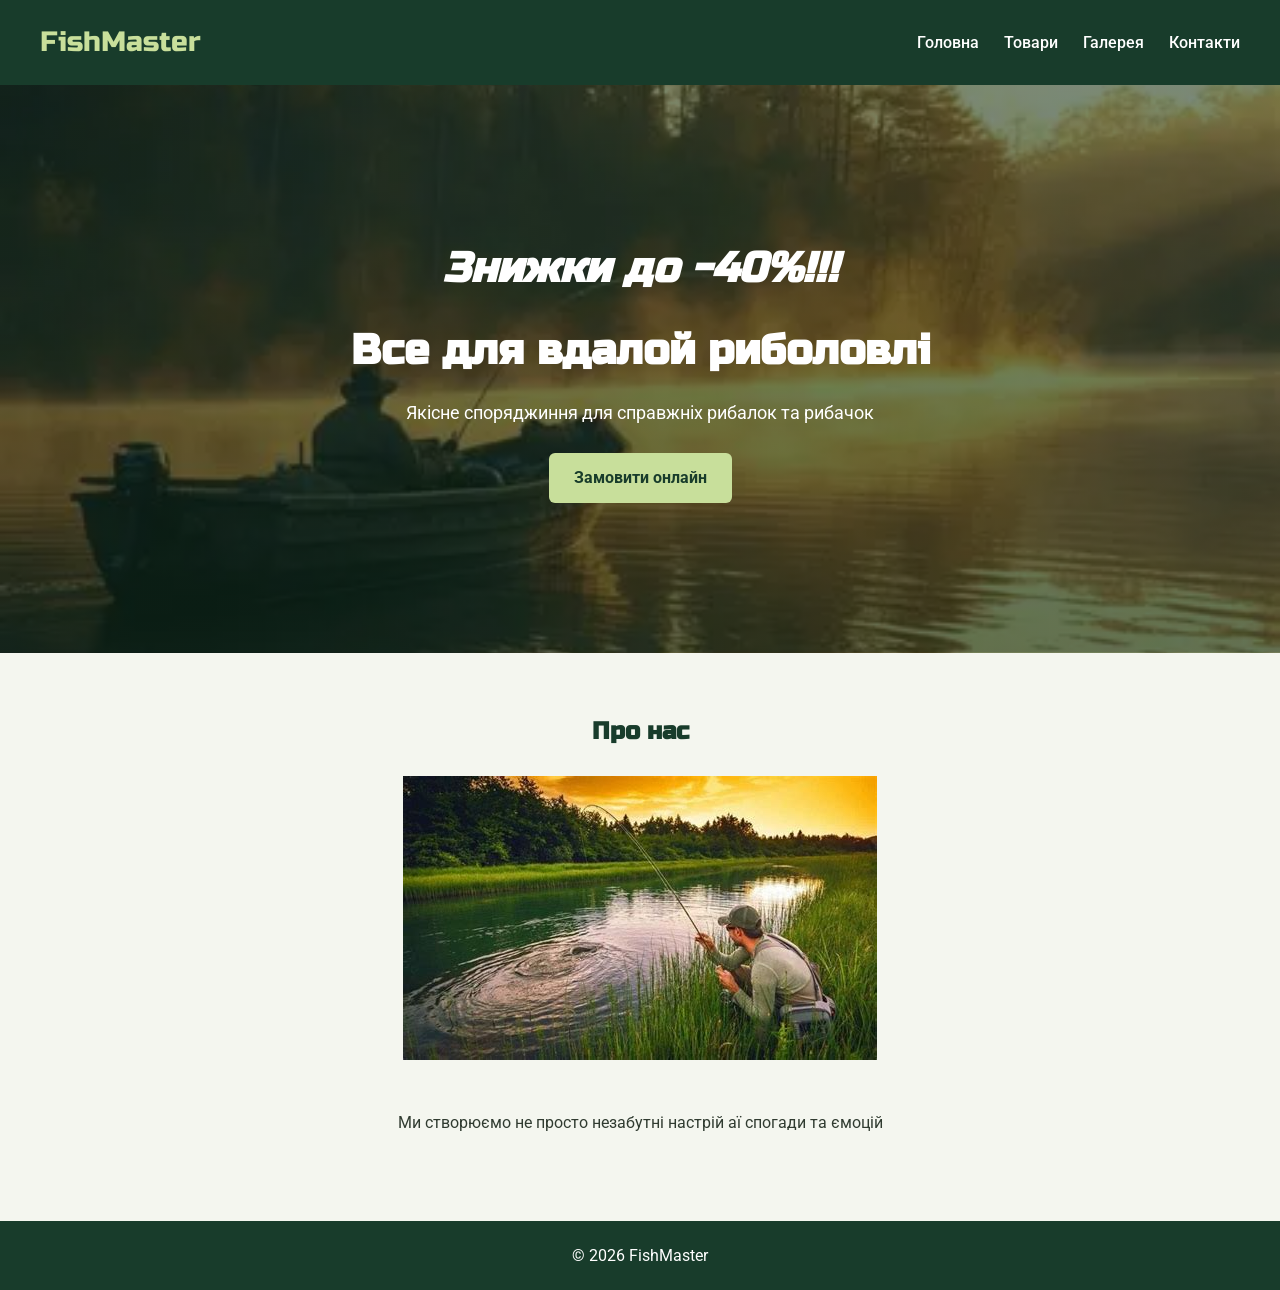
<file: index.html>
<!DOCTYPE html>
<html lang="uk">

<head>
    <meta charset="UTF-8">
    <title>FishMaster — магазин для риболовлі</title>
    <link rel="stylesheet" href="style.css">
</head>

<body>

    <header>
        <div class="logo">FishMaster
        </div>

        <nav>
            <a href="index.html">Головна</a>
            <a href="products.html">Товари</a>
            <a href="gallery.html">Галерея</a>
            <a href="form.html">Контакти</a>
        </nav>
    </header>

    <section class="hero">
        <h1><i>Знижки до -40%!!!</i></h1>
        <h1>Все для вдалой риболовлі</h1>
        <p>Якісне споряджиння для справжніх рибалок та рибачок</p>
        <a href="form.html" class="btn">Замовити онлайн</a>
    </section>

    <main>
        <h2>Про нас</h2>
       <div class="main-img"><img src="риболовля з берега.jpg" ></div> 
        <p>Ми створюємо не просто незабутні настрій аї спогади та ємоцій</p>
    </main>

    <footer>
        <p>© 2026 FishMaster</p>
    </footer>

</body>

</html>
</file>
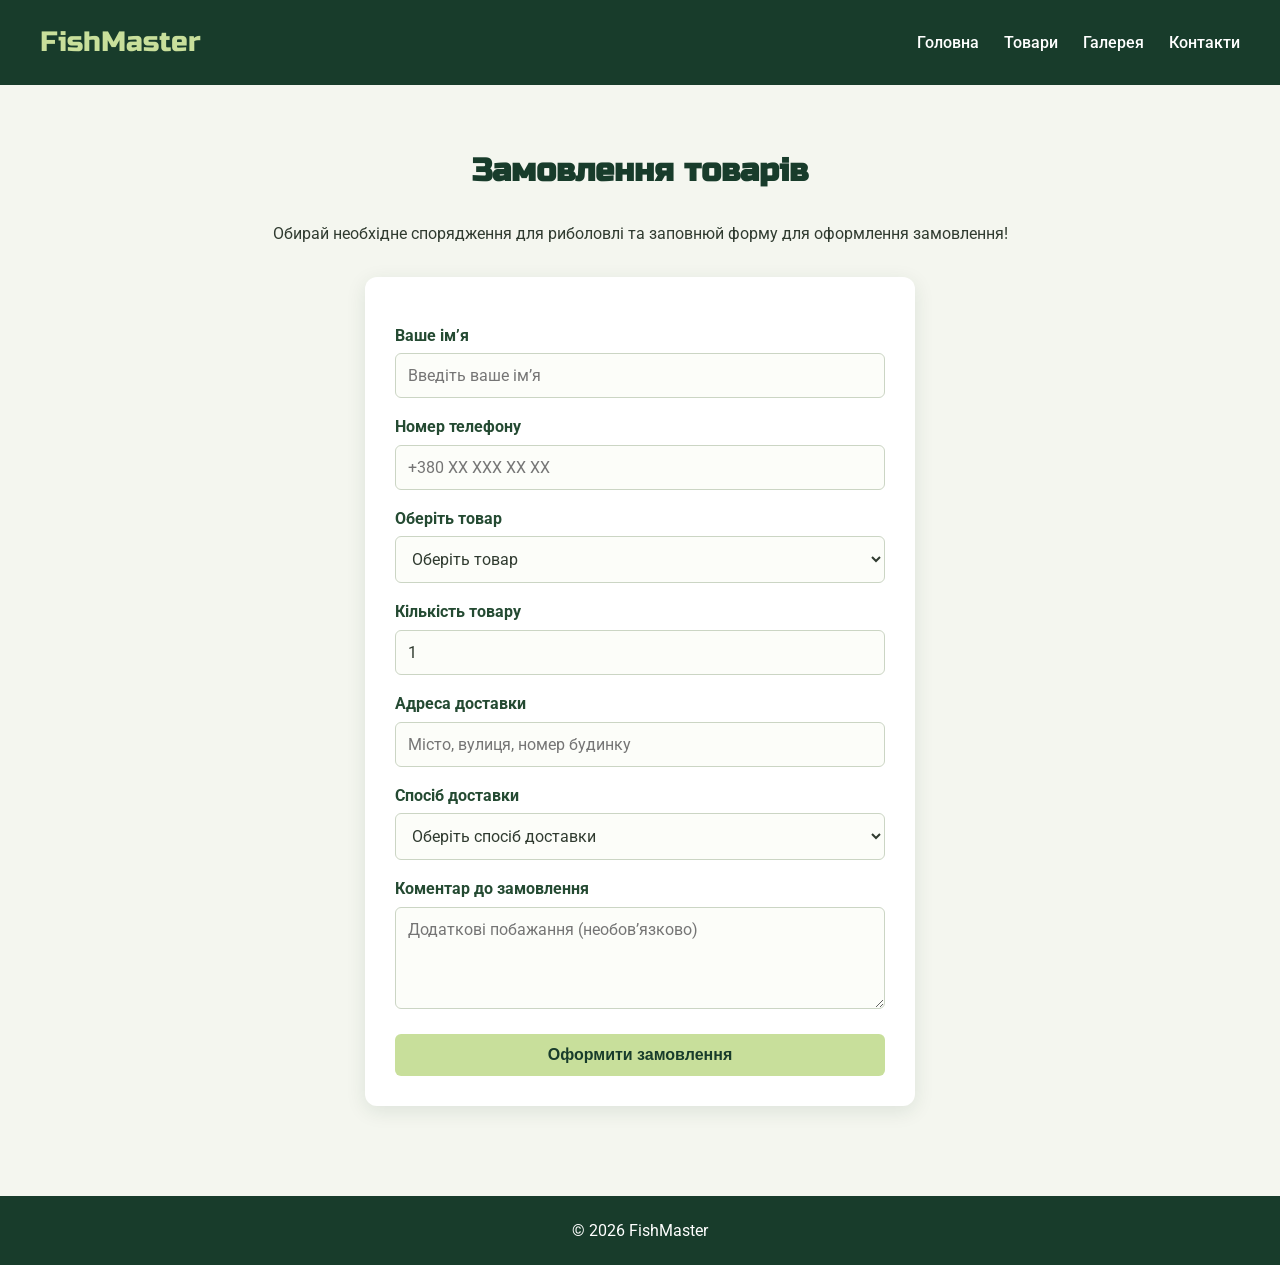
<file: form.html>
<!DOCTYPE html>
<html lang="uk">

<head>
    <meta charset="UTF-8">
    <meta name="viewport" content="width=device-width, initial-scale=1.0">
    <title>Замовлення товарів | FishMaster</title>
    <link rel="stylesheet" href="style.css">
</head>

<body>

    <header>
        <div class="logo">FishMaster</div>

        <nav>
            <a href="index.html">Головна</a>
            <a href="products.html">Товари</a>
            <a href="gallery.html">Галерея</a>
            <a href="form.html">Контакти</a>
        </nav>
    </header>

    <main>
        <h1>Замовлення товарів</h1>

        <p>
            Обирай необхідне спорядження для риболовлі
            та заповнюй форму для оформлення замовлення!
        </p>

        <form class="booking-form">

            <label for="name">Ваше ім’я</label>
            <input
                type="text"
                id="name"
                name="name"
                placeholder="Введіть ваше ім’я"
                required
            >

            <label for="phone">Номер телефону</label>
            <input
                type="tel"
                id="phone"
                name="phone"
                placeholder="+380 XX XXX XX XX"
                required
            >

            <label for="product">Оберіть товар</label>
            <select id="product" name="product" required>

                <option value="">Оберіть товар</option>

                <optgroup label="Вудки та спінінги">
                    <option value="Телескопічна вудка">Телескопічна вудка від 450 грн</option>
                    <option value="Спінінг для хижої риби">Спінінг для хижої риби від 850 грн</option>
                    <option value="Фідерне вудилище">Фідерне вудилище від 720 грн</option>
                    <option value="Карпові вудлища">Карпові вудлища від 1000 грн</option>
                </optgroup>

                <optgroup label="Котушки">
                    <option value="Безінерційна котушка">Безінерційна котушка від 550 грн</option>
                    <option value="Коропові катушки">Коропові катушки від 750 грн</option>
                    <option value="Фідерні катушки">Фідерні катушки від 669 грн</option>
                </optgroup>

                <optgroup label="Волосінь та шнур">
                    <option value="Рибальська волосінь">Рибальська волосінь від 120 грн</option>
                    <option value="Плетений шнур 4x">Плетений шнур 4x від 280 грн</option>
                    <option value="Плетений шнур 8x">Плетений шнур 8x від 480 грн</option>
                </optgroup>

                <optgroup label="Приманки та наживки">
                    <option value="Набір силіконових приманок">Набір силіконових приманок від 150 грн</option>
                    <option value="Коливальні блешні">Коливальні блешні від 90 грн</option>
                    <option value="Воблер для спінінга">Воблер для спінінга від 180 грн</option>
                    <option value="Пількер">Пількер від 200 грн</option>
                    <option value="Овсетні гачки">Овсетні гачки від 50 грн</option>
                </optgroup>

                <optgroup label="Аксесуари для риболовлі">
                    <option value="Рибальський садок">Рибальський садок від 200 грн</option>
                    <option value="Коробка для снастей">Коробка для снастей від 250 грн</option>
                    <option value="Складаний стілець">Складаний стілець від 600 грн</option>
                    <option value="Рюкзак">Рюкзак від 950 грн</option>
                </optgroup>

            </select>

            <label for="quantity">Кількість товару</label>
            <input
                type="number"
                id="quantity"
                name="quantity"
                min="1"
                max="100"
                value="1"
                required
            >

            <label for="address">Адреса доставки</label>
            <input
                type="text"
                
placeholder="Місто, вулиця, номер будинку"
                required
            >

            <label for="delivery">Спосіб доставки</label>
            <select id="delivery" name="delivery" required>
                <option value="">Оберіть спосіб доставки</option>
                <option value="Нова пошта">Нова пошта</option>
                <option value="Укрпошта">Укрпошта</option>
                <option value="Самовивіз">Самовивіз</option>
            </select>

            <label for="comment">Коментар до замовлення</label>
            <textarea
                id="comment"
                name="comment"
                placeholder="Додаткові побажання (необов’язково)"
                rows="4"
            ></textarea>

            <button type="submit" class="btn">
                Оформити замовлення
            </button>

        </form>
    </main>

    <footer>
        <p>© 2026 FishMaster</p>
    </footer>

</body>

</html>
</file>
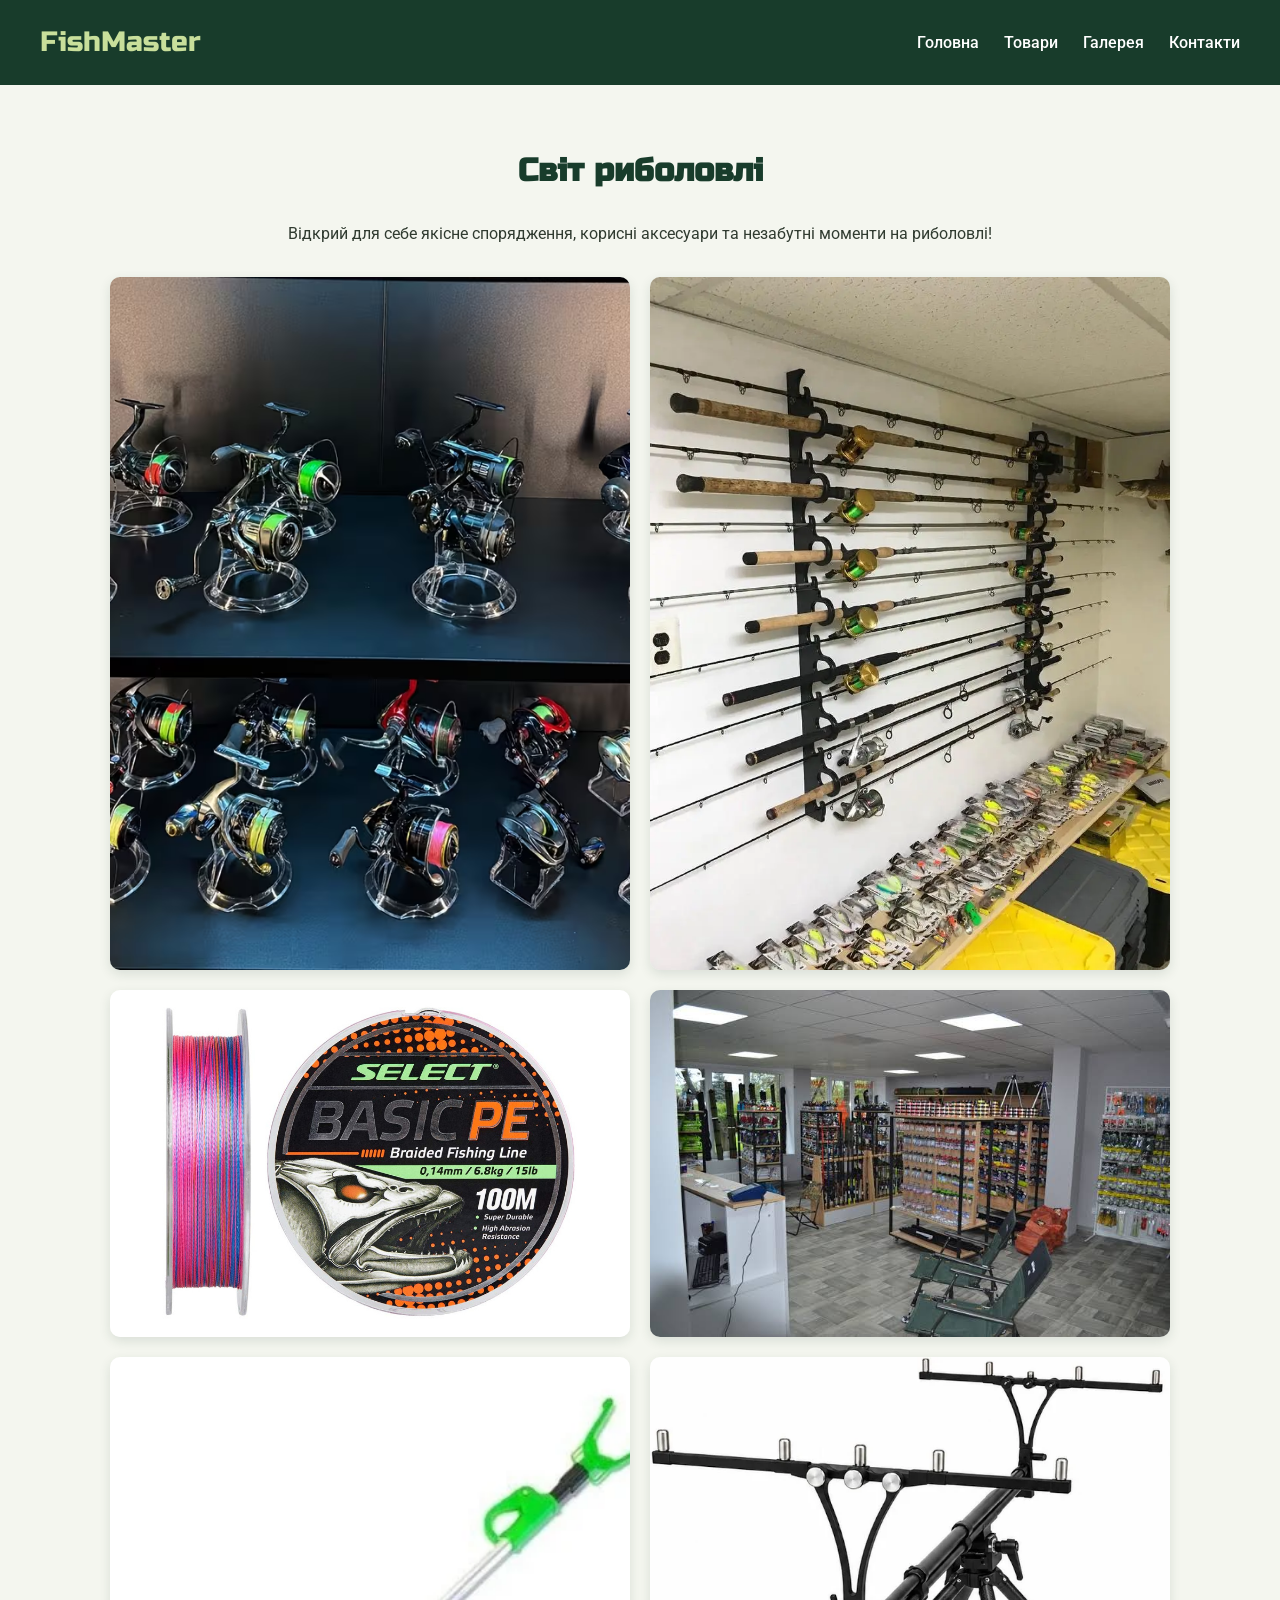
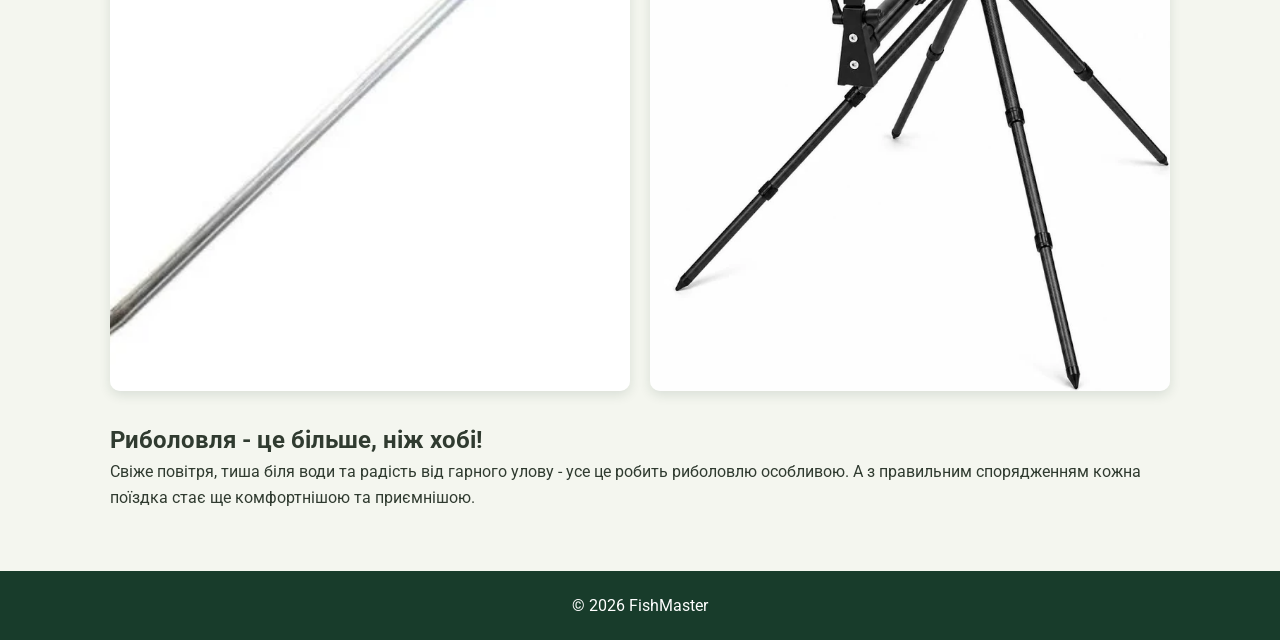
<file: gallery.html>
<!DOCTYPE html>
<html lang="uk">

<head>
    <meta charset="UTF-8">
    <meta name="viewport" content="width=device-width, initial-scale=1.0">
    <title>Галерея | FishMaster</title>
    <link rel="stylesheet" href="style.css">
</head>

<body>

    <header>
        <div class="logo"> FishMaster</div>

        <nav>
            <a href="index.html">Головна</a>
            <a href="products.html">Товари</a>
            <a href="gallery.html">Галерея</a>
            <a href="form.html">Контакти</a>
        </nav>
    </header>

    <main>
        <h1>Світ риболовлі</h1>

        <p>
            Відкрий для себе якісне спорядження, корисні аксесуари
            та незабутні моменти на риболовлі!
        </p>

        <div class="gallery">
            <img src="котушка.avif">
            <img src="вудлища.webp">
            <img src="шнур.jpg">
            <img src="магазин.jpg">
            <img src="підставка.webp" class="gallery-img">
            <img src="род-под.webp" class="gallery-img">

        </div>

        <section>
            <h2>Риболовля - це більше, ніж хобі!</h2>

            <p>
                Свіже повітря, тиша біля води та радість від гарного
                улову - усе це робить риболовлю особливою.
                А з правильним спорядженням кожна поїздка стає
                ще комфортнішою та приємнішою.
            </p>
        </section>
    </main>

    <footer>
        <p>© 2026 FishMaster</p>
    </footer>

</body>

</html>
</file>
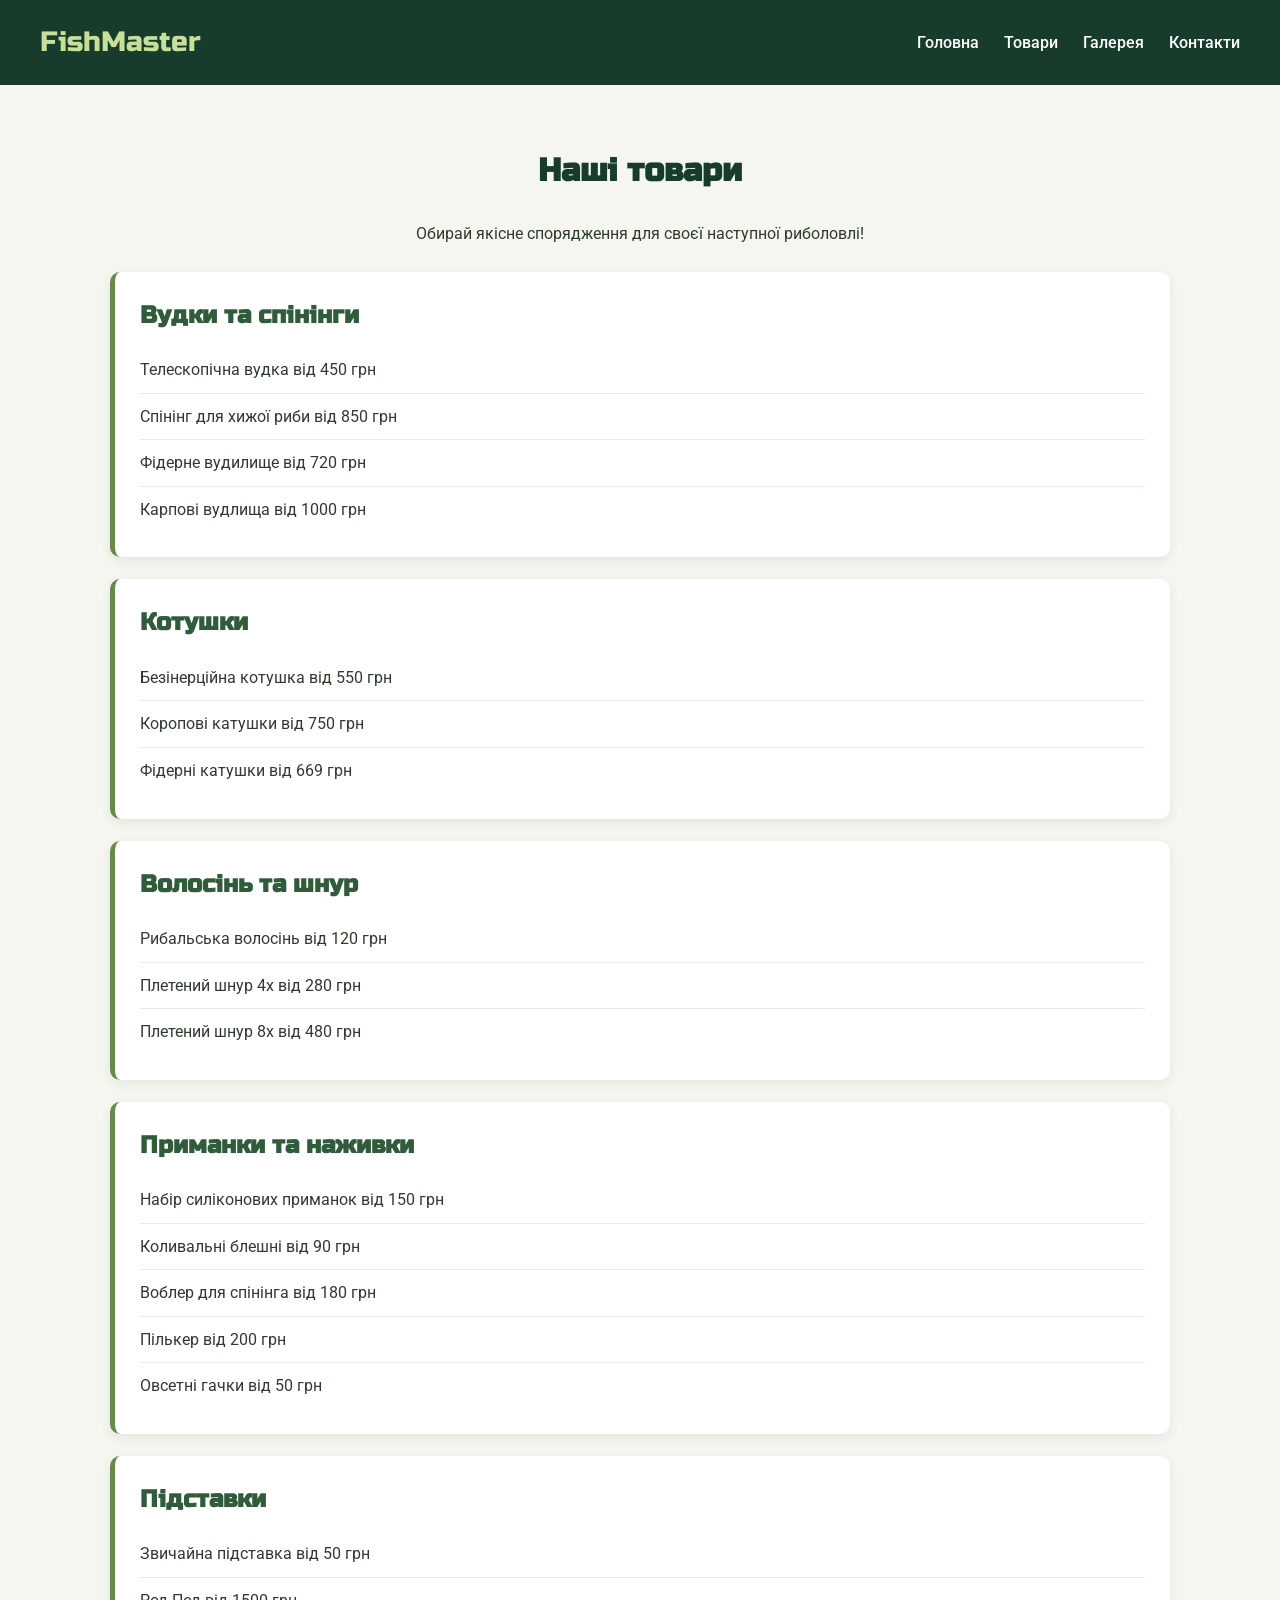
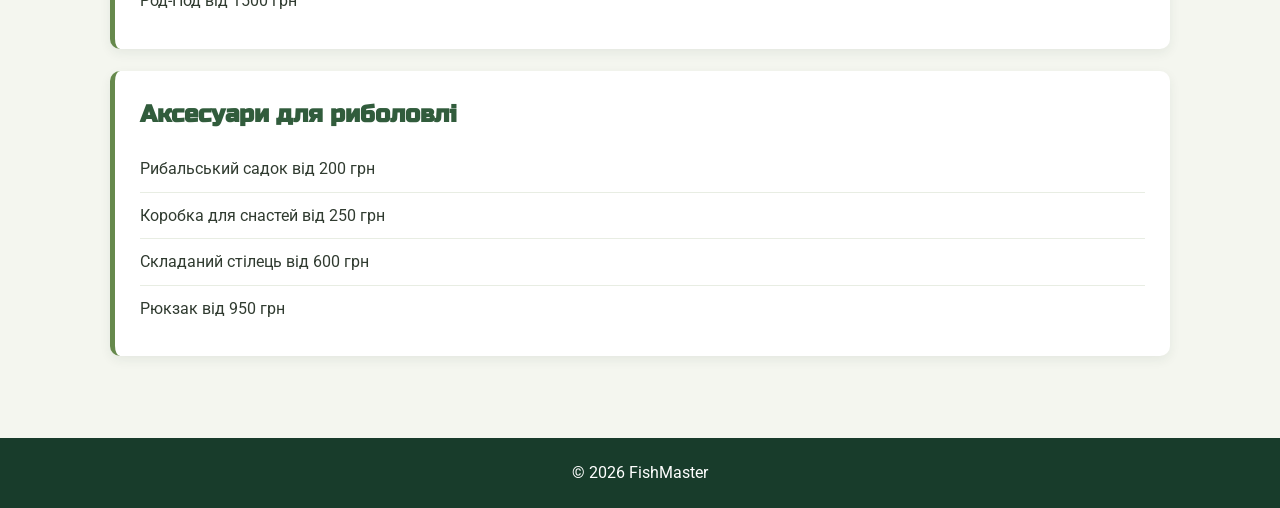
<file: products.html>
<!DOCTYPE html>
<html lang="uk">

<head>
    <meta charset="UTF-8">
    <meta name="viewport" content="width=device-width, initial-scale=1.0">
    <title>Товари | FishMaster</title>
    <link rel="stylesheet" href="style.css">
</head>

<body>

    <header>
        <div class="logo"> FishMaster</div>

        <nav>
            <a href="index.html">Головна</a>
            <a href="products.html">Товари</a>
            <a href="gallery.html">Галерея</a>
            <a href="form.html">Контакти</a>
        </nav>
    </header>

    <main>
        <h1>Наші товари</h1>

        <p>Обирай якісне спорядження для своєї наступної риболовлі!</p>

        <section class="menu-section">
            <h2>Вудки та спінінги</h2>
            <p>Телескопічна вудка від 450 грн</p>
            <p>Спінінг для хижої риби від 850 грн</p>
            <p>Фідерне вудилище від 720 грн</p>
            <p>Карпові вудлища від 1000 грн</p>
        </section>

        <section class="menu-section">
            <h2>Котушки</h2>
            <p>Безінерційна котушка від 550 грн</p>
            <p>Коропові катушки від 750 грн</p>
            <p>Фідерні катушки від 669 грн</p>
        </section>

        <section class="menu-section">
            <h2>Волосінь та шнур</h2>
            <p>Рибальська волосінь від 120 грн</p>
            <p>Плетений шнур 4x від 280 грн</p>
            <p>Плетений шнур 8x від 480 грн</p>
        </section>

        <section class="menu-section">
            <h2>Приманки та наживки</h2>
            <p>Набір силіконових приманок від 150 грн</p>
            <p>Коливальні блешні від 90 грн</p>
            <p>Воблер для спінінга від 180 грн</p>
            <p>Пількер від 200 грн</p>
            <p>Овсетні гачки від 50 грн </p>
        </section>

        <section class="menu-section">
            <h2>Підставки</h2>
            <p>Звичайна підставка від 50 грн</p>
            <p>Род-Под від 1500 грн</p>
        </section>

        <section class="menu-section">
            <h2>Аксесуари для риболовлі</h2>
            <p>Рибальський садок від 200 грн</p>
            <p>Коробка для снастей від 250 грн</p>
            <p>Складаний стілець від 600 грн</p>
            <p>Рюкзак від 950 грн</p>
        </section>

    </main>

    <footer>
        <p>© 2026 FishMaster</p>
    </footer>

</body>

</html>
</file>
<file: style.css>
@import url("https://fonts.googleapis.com/css2?family=Roboto:wght@400;500;600;700&family=Russo+One&display=swap");

* {
    box-sizing: border-box;
    margin: 0;
    padding: 0;
}

body {
    font-family: "Roboto", sans-serif;
    background-color: #f4f6ef;
    color: #303b30;
    line-height: 1.6;
}


header {
    background-color: #183c2b;
    color: white;
    padding: 20px 40px;
    display: flex;
    justify-content: space-between;
    align-items: center;
    flex-wrap: wrap;
    gap: 15px;
}

.logo {
    font-family: "Russo One", sans-serif;
    font-size: 28px;
    color: #c8df9b;
}

nav {
    display: flex;
    flex-wrap: wrap;
    gap: 25px;
}

nav a {
    color: white;
    text-decoration: none;
    font-weight: 500;
    transition: color 0.3s;
}

nav a:hover {
    color: #c8df9b;
}


.hero {
    background-image:
        linear-gradient(rgba(15, 40, 26, 0.55), rgba(15, 40, 26, 0.65)),
        url("фото.webp");
    background-position: center;
    background-size: cover;
    text-align: center;
    padding: 150px 20px;
    color: white;
}

.hero h1 {
    font-family: "Russo One", sans-serif;
    font-size: 42px;
    margin-bottom: 15px;
}

.hero p {
    font-size: 18px;
    margin-bottom: 25px;
}

.btn {
    display: inline-block;
    background-color: #c8df9b;
    color: #183c2b;
    padding: 12px 25px;
    border: none;
    border-radius: 6px;
    text-decoration: none;
    font-size: 16px;
    font-weight: 700;
    cursor: pointer;
    transition: background-color 0.3s, transform 0.3s;
}

.btn:hover {
    background-color: #b1ce7d;
    transform: translateY(-2px);
}


main {
    max-width: 1100px;
    margin: 40px auto;
    padding: 20px;
}

main h1,
main > h2 {
    font-family: "Russo One", sans-serif;
    text-align: center;
    color: #183c2b;
    margin-bottom: 25px;
}
.main-img{
 margin:0 auto;
 display:flex;
 justify-content:center;
 margin-bottom:50px ;

}


main > p {
    text-align: center;
    margin-bottom: 25px;
}


.menu-section {
    background-color: white;
    padding: 25px;
    margin-bottom: 22px;
    border-radius: 10px;
    border-left: 5px solid #66894c;
    box-shadow: 0 4px 12px rgba(24, 60, 43, 0.07);
    transition: transform 0.3s, box-shadow 0.3s;
}

.menu-section:hover {
    transform: translateY(-3px);
    box-shadow: 0 7px 18px rgba(24, 60, 43, 0.12);
}
.menu-section h2 {
    font-family: "Russo One", sans-serif;
    color: #315c3c;
    margin-bottom: 12px;
}

.menu-section p {
    padding: 10px 0;
    border-bottom: 1px solid #e8ede3;
}

.menu-section p:last-child {
    border-bottom: none;
}


.gallery {
    display: grid;
    grid-template-columns: repeat(2, 1fr);
    gap: 20px;
    margin: 30px 0;
}

.gallery img {
    width: 100%;
    height: 280px;
    object-fit: cover;
    border-radius: 10px;
    box-shadow: 0 4px 12px rgba(24, 60, 43, 0.12);
    transition: transform 0.3s;
}

.gallery img:hover {
    transform: scale(1.02);
}


.booking-form {
    max-width: 550px;
    margin: 30px auto;
    background-color: white;
    padding: 30px;
    border-radius: 12px;
    box-shadow: 0 5px 20px rgba(24, 60, 43, 0.1);
}

.booking-form label {
    display: block;
    margin-top: 16px;
    margin-bottom: 5px;
    font-weight: 700;
    color: #244a32;
}
.menu-section h2 {
    font-family: "Russo One", sans-serif;
    color: #315c3c;
    margin-bottom: 12px;
}

.menu-section p {
    padding: 10px 0;
    border-bottom: 1px solid #e8ede3;
}

.menu-section p:last-child {
    border-bottom: none;
}


.gallery {
    display: grid;
    grid-template-columns: repeat(2, 1fr);
    gap: 20px;
    margin: 30px 0;
}

.gallery img {
    width: 100%;
    height: 100%;
    object-fit: cover;
    border-radius: 10px;
    box-shadow: 0 4px 12px rgba(24, 60, 43, 0.12);
    transition: transform 0.3s;
}

.gallery img:hover {
    transform: scale(1.02);
}


.booking-form {
    max-width: 550px;
    margin: 30px auto;
    background-color: white;
    padding: 30px;
    border-radius: 12px;
    box-shadow: 0 5px 20px rgba(24, 60, 43, 0.1);
}

.booking-form label {
    display: block;
    margin-top: 16px;
    margin-bottom: 5px;
    font-weight: 700;
    color: #244a32;
}
.booking-form input,
.booking-form select,
.booking-form textarea {
    display: block;
    width: 100%;
    padding: 12px;
    margin-top: 5px;
    border: 1px solid #cbd5c4;
    border-radius: 6px;
    background-color: #fcfdf9;
    color: #303b30;
    font-family: "Roboto", sans-serif;
    font-size: 16px;
    outline: none;
    transition: border-color 0.3s, box-shadow 0.3s;
}

.booking-form input:focus,
.booking-form select:focus,
.booking-form textarea:focus {
    border-color: #66894c;
    box-shadow: 0 0 0 3px rgba(102, 137, 76, 0.15);
}

.booking-form textarea {
    resize: vertical;
    min-height: 100px;
}

.booking-form button {
    width: 100%;
    margin-top: 25px;
}


footer {
    background-color: #183c2b;
    color: white;
    text-align: center;
    padding: 22px;
    margin-top: 40px;
}
</file>
